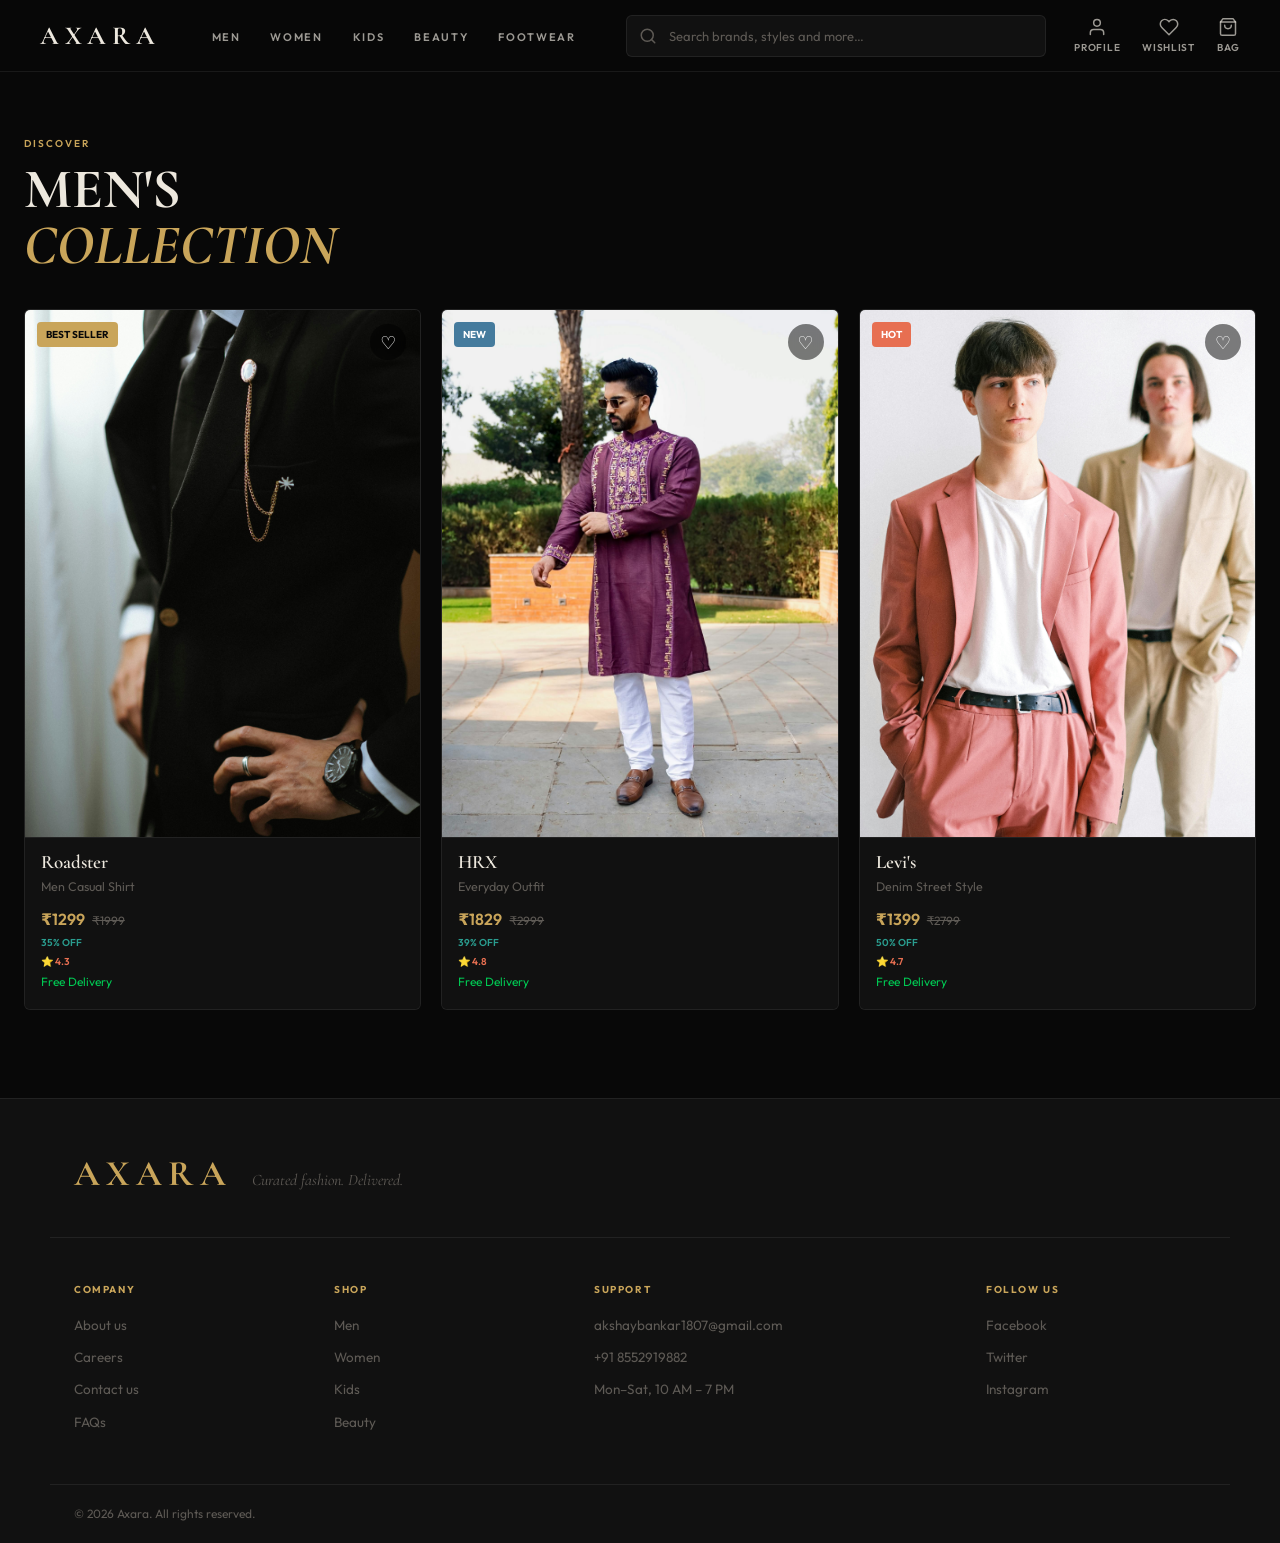
<file: beauty.html>
<!DOCTYPE html>
<html lang="en">
<head>
    <meta charset="UTF-8">
    <meta name="viewport" content="width=device-width, initial-scale=1.0">
    <title>Axara | Beauty Collection</title>
    <link rel="preconnect" href="https://fonts.googleapis.com">
    <link rel="preconnect" href="https://fonts.gstatic.com" crossorigin>
    <link href="https://fonts.googleapis.com/css2?family=Cormorant+Garamond:ital,wght@0,400;0,600;0,700;1,400&family=Outfit:wght@300;400;500;600;700&display=swap" rel="stylesheet">
    <link rel="stylesheet" href="style.css">
</head>
<body>

    <header class="site-header">
        <a class="logo-link" href="index.html" aria-label="Axara home">
            <span class="logo-text">AXARA</span>
        </a>
        <nav class="nav-bar" aria-label="Main navigation">
            <a href="men.html">Men</a>
            <a href="women.html">Women</a>
            <a href="kids.html">Kids</a>
            <a href="beauty.html">Beauty</a>
            <a href="footwear.html">Footwear</a>
        </nav>
        <form class="search-bar" role="search" onsubmit="event.preventDefault();">
            <label for="searchInput" class="sr-only">Search products</label>
            <svg class="search-icon" xmlns="http://www.w3.org/2000/svg" viewBox="0 0 24 24" fill="none" stroke="currentColor" stroke-width="2" stroke-linecap="round" stroke-linejoin="round"><circle cx="11" cy="11" r="8"/><path d="m21 21-4.35-4.35"/></svg>
            <input type="search" id="searchInput" placeholder="Search brands, styles and more…" class="search-input" aria-label="Search products">
        </form>
        <div class="action-bar" aria-label="Account actions">
            <a class="action-container" href="#">
                <svg class="action-icon" xmlns="http://www.w3.org/2000/svg" viewBox="0 0 24 24" fill="none" stroke="currentColor" stroke-width="1.8" stroke-linecap="round" stroke-linejoin="round"><path d="M20 21v-2a4 4 0 0 0-4-4H8a4 4 0 0 0-4 4v2"/><circle cx="12" cy="7" r="4"/></svg>
                <span class="action-name">Profile</span>
            </a>
            <a class="action-container" href="#">
                <svg class="action-icon" xmlns="http://www.w3.org/2000/svg" viewBox="0 0 24 24" fill="none" stroke="currentColor" stroke-width="1.8" stroke-linecap="round" stroke-linejoin="round"><path d="M20.84 4.61a5.5 5.5 0 0 0-7.78 0L12 5.67l-1.06-1.06a5.5 5.5 0 0 0-7.78 7.78l1.06 1.06L12 21.23l7.78-7.78 1.06-1.06a5.5 5.5 0 0 0 0-7.78z"/></svg>
                <span class="action-name">Wishlist</span>
            </a>
            <a class="action-container" href="#">
                <svg class="action-icon" xmlns="http://www.w3.org/2000/svg" viewBox="0 0 24 24" fill="none" stroke="currentColor" stroke-width="1.8" stroke-linecap="round" stroke-linejoin="round"><path d="M6 2 3 6v14a2 2 0 0 0 2 2h14a2 2 0 0 0 2-2V6l-3-4z"/><line x1="3" y1="6" x2="21" y2="6"/><path d="M16 10a4 4 0 0 1-8 0"/></svg>
                <span class="action-name">Bag</span>
            </a>
        </div>
    </header>

    <main>
        <section class="products-section" id="products">
            <div class="section-title">
                <p class="eyebrow">Discover</p>
                <h2>Men's <br><em>Collection</em></h2>
            </div>
            
            <div class="product-container" id="productContainer" data-category="Men"></div>
            
        </section>
    </main>

    <footer>
        <div class="footer-top"><span class="footer-brand">AXARA</span><p>Curated fashion. Delivered.</p></div>
        <div class="footer-container">
            <div class="footer-column"><h3>Company</h3><a href="#">About us</a><a href="#">Careers</a><a href="#">Contact us</a><a href="#">FAQs</a></div>
            <div class="footer-column"><h3>Shop</h3><a href="men.html">Men</a><a href="women.html">Women</a><a href="kids.html">Kids</a><a href="beauty.html">Beauty</a></div>
            <div class="footer-column"><h3>Support</h3><p>akshaybankar1807@gmail.com</p><p>+91 8552919882</p><p>Mon–Sat, 10 AM – 7 PM</p></div>
            <div class="footer-column"><h3>Follow Us</h3><a href="#">Facebook</a><a href="#">Twitter</a><a href="#">Instagram</a></div>
        </div>
        <div class="footer-bottom"><p>© 2026 Axara. All rights reserved.</p></div>
    </footer>
    
    <script src="products.js"></script>
</body>
</html>
</file>
<file: style.css>
/* ── Fonts ─────────────────────────────────────── */
@import url('https://fonts.googleapis.com/css2?family=Cormorant+Garamond:ital,wght@0,400;0,600;0,700;1,400;1,600&family=Outfit:wght@300;400;500;600;700&display=swap');

/* ── Reset ─────────────────────────────────────── */
*, *::before, *::after { margin: 0; padding: 0; box-sizing: border-box; }
html { scroll-behavior: smooth; }

/* Accessibility Utility */
.sr-only {
    position: absolute;
    width: 1px;
    height: 1px;
    padding: 0;
    margin: -1px;
    overflow: hidden;
    clip: rect(0, 0, 0, 0);
    white-space: nowrap;
    border-width: 0;
}

/* ── Design Tokens ─────────────────────────────── */
:root {
    --bg: #080808;
    --surface: #111111;
    --surface-2: #181818;
    --border: rgba(255, 255, 255, 0.07);
    --border-hover: rgba(201, 165, 90, 0.38);
    --gold: #c9a55a;
    --gold-light: #dfc07e;
    --cream: #ede8de;
    --cream-dim: rgba(237, 232, 222, 0.65);
    --muted: #5e5a55;
    --accent-deal: #2a9d8f;
    --accent-new: #457b9d;
    --accent-hot: #e76f51;
    --radius: 6px;
    --radius-sm: 4px;
    --tx: 0.28s cubic-bezier(0.4, 0, 0.2, 1);
    --tx-slow: 0.5s cubic-bezier(0.4, 0, 0.2, 1);
    --ff-display: 'Cormorant Garamond', Georgia, serif;
    --ff-body: 'Outfit', system-ui, sans-serif;
}

/* ── Base ──────────────────────────────────────── */
body {
    font-family: var(--ff-body);
    background: var(--bg);
    color: var(--cream);
    line-height: 1.5;
    -webkit-font-smoothing: antialiased;
}
a { color: inherit; text-decoration: none; }
img { display: block; max-width: 100%; }

/* ── Header ────────────────────────────────────── */
.site-header {
    position: sticky; top: 0; z-index: 100; display: grid;
    grid-template-columns: auto minmax(300px, 1fr) minmax(240px, 420px) auto;
    align-items: center; gap: 28px; min-height: 72px; padding: 0 40px;
    background: rgba(8, 8, 8, 0.92); border-bottom: 1px solid var(--border);
    backdrop-filter: blur(16px);
}
.logo-link { display: inline-flex; align-items: center; text-decoration: none; }
.logo-text { font-family: var(--ff-display); font-size: 26px; font-weight: 700; letter-spacing: 0.22em; color: var(--cream); transition: color var(--tx); }
.logo-link:hover .logo-text { color: var(--gold); }
.nav-bar { display: flex; align-items: center; justify-content: center; gap: 30px; }
.nav-bar a { position: relative; padding: 26px 0 22px; font-family: var(--ff-body); font-size: 11px; font-weight: 600; letter-spacing: 0.15em; text-transform: uppercase; color: var(--cream-dim); transition: color var(--tx); }
.nav-bar a:hover { color: var(--cream); }
.nav-bar a::after { content: ''; position: absolute; left: 0; right: 0; bottom: 0; height: 2px; background: var(--gold); transform: scaleX(0); transition: transform var(--tx); }
.nav-bar a:hover::after { transform: scaleX(1); }
.search-bar { display: flex; align-items: center; height: 42px; background: var(--surface); border: 1px solid var(--border); border-radius: var(--radius); transition: border-color var(--tx), background var(--tx); overflow: hidden; }
.search-bar:focus-within { border-color: var(--gold); background: var(--surface-2); }
.search-icon { width: 42px; height: 42px; padding: 12px; color: var(--muted); flex-shrink: 0; transition: color var(--tx); }
.search-bar:focus-within .search-icon { color: var(--gold); }
.search-input { flex: 1; min-width: 0; height: 100%; border: 0; outline: 0; background: transparent; color: var(--cream); font-family: var(--ff-body); font-size: 13px; padding-right: 14px; }
.search-input::placeholder { color: var(--muted); }
.action-bar { display: flex; align-items: center; gap: 22px; }
.action-container { display: flex; flex-direction: column; align-items: center; gap: 3px; font-size: 10px; font-weight: 600; letter-spacing: 0.07em; text-transform: uppercase; color: var(--cream-dim); cursor: pointer; }
.action-container:hover { color: var(--gold); }
.action-icon { width: 20px; height: 20px; flex-shrink: 0; }

/* ── Hero & Categories ─────────────────────────── */
.hero { position: relative; min-height: 500px; overflow: hidden; background: var(--surface); }
.banner-image { width: 100%; min-height: 500px; object-fit: cover; opacity: 0.8; }
.category-strip { display: grid; grid-template-columns: repeat(3, 1fr); gap: 16px; max-width: 1160px; margin: 40px auto 0; padding: 0 24px; }
.strip-item { padding: 22px 26px; background: var(--surface); border: 1px solid var(--border); border-radius: var(--radius); }
.strip-item:hover { border-color: var(--border-hover); background: var(--surface-2); }
.category-strip span { display: block; font-size: 10px; font-weight: 600; text-transform: uppercase; color: var(--muted); margin-bottom: 8px; }
.category-strip strong { font-family: var(--ff-display); font-size: 22px; color: var(--cream); }
.featured-categories { max-width: 1280px; margin: 70px auto; padding: 0 24px; display: grid; grid-template-columns: 1fr 1fr; gap: 24px; }
.category-card { position: relative; overflow: hidden; border-radius: 8px; cursor: pointer; }
.category-card img { width: 100%; height: 500px; object-fit: cover; transition: transform 0.5s ease; }
.category-card::after { content: ""; position: absolute; inset: 0; background: linear-gradient(to top, rgba(0,0,0,0.65), rgba(0,0,0,0.1)); }
.category-card:hover img { transform: scale(1.05); }
.category-content { position: absolute; bottom: 40px; left: 40px; z-index: 2; color: white; }
.category-content p { font-size: 12px; letter-spacing: 2px; text-transform: uppercase; }
.category-content h3 { font-size: 42px; margin-top: 10px; font-family: var(--ff-display); }

/* ── Product Section ───────────────────────────── */
.products-section { max-width: 1280px; margin: 64px auto 88px; padding: 0 24px; }
.section-title { margin-bottom: 36px; }
.eyebrow { font-size: 10px; font-weight: 600; letter-spacing: 0.2em; text-transform: uppercase; color: var(--gold); }
.section-title h2 { margin-top: 10px; font-family: var(--ff-display); font-size: clamp(34px, 4.5vw, 56px); color: var(--cream); text-transform: uppercase; line-height: 1; }
.section-title h2 em { font-style: italic; color: var(--gold); }
.product-container { display: grid; grid-template-columns: repeat(auto-fit, minmax(260px, 1fr)); gap: 20px; }

/* ── Product Card ──────────────────────────────── */
.product-card { position: relative; background: var(--surface); border: 1px solid var(--border); border-radius: var(--radius); overflow: hidden; transition: transform var(--tx), border-color var(--tx), box-shadow var(--tx); animation: cardReveal 0.55s ease both; }
@keyframes cardReveal { from { opacity: 0; transform: translateY(22px); } to { opacity: 1; transform: translateY(0); } }
.product-card:hover { transform: translateY(-7px); border-color: var(--border-hover); box-shadow: 0 22px 52px rgba(0,0,0,0.6), 0 0 0 1px rgba(201,165,90,0.14); }
.card-image-wrap { overflow: hidden; background: var(--surface-2); }
.product-card img { width: 100%; aspect-ratio: 3/4; object-fit: cover; transition: transform var(--tx-slow); }
.product-card:hover img { transform: scale(1.05); }
.discount-badge { position: absolute; top: 12px; left: 12px; z-index: 2; padding: 5px 9px; background: var(--gold); color: #080808; border-radius: var(--radius-sm); font-size: 10px; font-weight: 700; text-transform: uppercase; }
.discount-badge.deal { background: var(--accent-deal); color: #fff; }
.discount-badge.new { background: var(--accent-new); color: #fff; }
.discount-badge.hot { background: var(--accent-hot); color: #fff; }
.product-details { padding: 14px 16px 18px; background: var(--surface); border-top: 1px solid var(--border); }
.product-brand { font-family: var(--ff-display); font-size: 19px; font-weight: 600; color: var(--cream); line-height: 1.1; }
.product-name { margin-top: 4px; font-size: 12.5px; color: var(--muted); white-space: nowrap; overflow: hidden; text-overflow: ellipsis; }
.product-price { margin-top: 11px; font-size: 16px; font-weight: 600; color: var(--gold); display: flex; align-items: baseline; gap: 7px; }
.product-price span { font-size: 12px; font-weight: 400; color: var(--muted); text-decoration: line-through; }
.product-discount { margin-top: 4px; font-size: 10px; font-weight: 600; color: var(--accent-deal); }
.product-rating { margin-top: 4px; font-size: 10px; font-weight: 600; color: var(--accent-hot); }
.delivery-text { margin-top: 4px; font-size: 12px; color: #00c853; }
.card-overlay { position: absolute; left: 16px; right: 16px; bottom: 110px; opacity: 0; transform: translateY(20px); transition: 0.3s ease; }
.product-card:hover .card-overlay { opacity: 1; transform: translateY(0); }
.card-overlay button { width: 100%; padding: 12px; border: none; border-radius: 4px; background-color: var(--gold); color: black; font-weight: 600; cursor: pointer; }
.wishlist-icon { position: absolute; top: 14px; right: 14px; width: 36px; height: 36px; display: flex; align-items: center; justify-content: center; background: rgba(0,0,0,0.5); backdrop-filter: blur(4px); border-radius: 50%; color: white; font-size: 18px; z-index: 3; transition: 0.3s ease; }
.wishlist-icon:hover { background: var(--gold); color: black; }

/* ── Footer ─────────────────────────────────────── */
footer { background: var(--surface); border-top: 1px solid var(--border); }
.footer-top { max-width: 1180px; margin: 0 auto; padding: 48px 24px 36px; display: flex; align-items: baseline; gap: 20px; border-bottom: 1px solid var(--border); }
.footer-brand { font-family: var(--ff-display); font-size: 36px; font-weight: 700; letter-spacing: 0.18em; color: var(--gold); }
.footer-top p { color: var(--muted); font-style: italic; font-family: var(--ff-display); font-size: 16px; }
.footer-container { display: grid; grid-template-columns: 1fr 1fr 1.6fr 1fr; gap: 40px; max-width: 1180px; margin: 0 auto; padding: 44px 24px 52px; }
.footer-column { display: flex; flex-direction: column; gap: 12px; }
.footer-column h3 { font-size: 10px; font-weight: 700; letter-spacing: 0.16em; text-transform: uppercase; color: var(--gold); margin-bottom: 6px; }
.footer-column a, .footer-column p { font-size: 13.5px; color: var(--muted); transition: color var(--tx); }
.footer-column a:hover { color: var(--cream); }
.footer-bottom { max-width: 1180px; margin: 0 auto; padding: 20px 24px; border-top: 1px solid var(--border); display: flex; justify-content: space-between; }
.footer-bottom p { font-size: 12px; color: var(--muted); }

/* ── Responsive ─────────────────────────────────── */
@media (max-width: 1100px) {
    .site-header { grid-template-columns: auto 1fr auto; gap: 16px; padding: 10px 24px; }
    .nav-bar { order: 4; grid-column: 1 / -1; justify-content: flex-start; gap: 22px; overflow-x: auto; padding-bottom: 6px; scrollbar-width: none; }
    .nav-bar::-webkit-scrollbar { display: none; }
    .nav-bar a { padding: 10px 0 14px; white-space: nowrap; }
    .search-bar { grid-column: 2; }
    .product-container { grid-template-columns: repeat(3, minmax(0, 1fr)); }
}
@media (max-width: 760px) {
    .site-header { grid-template-columns: auto auto; padding: 12px 16px; }
    .logo-text { font-size: 22px; }
    .search-bar { order: 3; grid-column: 1 / -1; }
    .action-bar { justify-content: flex-end; gap: 16px; }
    .hero, .banner-image { min-height: 420px; }
    .hero-overlay { padding: 0 32px; }
    .category-strip, .featured-categories, .product-container { grid-template-columns: 1fr; gap: 14px; padding: 0 16px; margin-top: 24px; }
    .product-container { grid-template-columns: repeat(2, minmax(0, 1fr)); }
    .footer-top { padding: 32px 16px 28px; flex-direction: column; gap: 6px; }
    .footer-container { grid-template-columns: 1fr 1fr; padding: 32px 16px; }
    .footer-bottom { padding: 16px; }
}
@media (max-width: 460px) {
    .action-name { display: none; }
    .hero-title { font-size: 48px; }
    .product-container, .footer-container { grid-template-columns: 1fr; }
}
</file>
